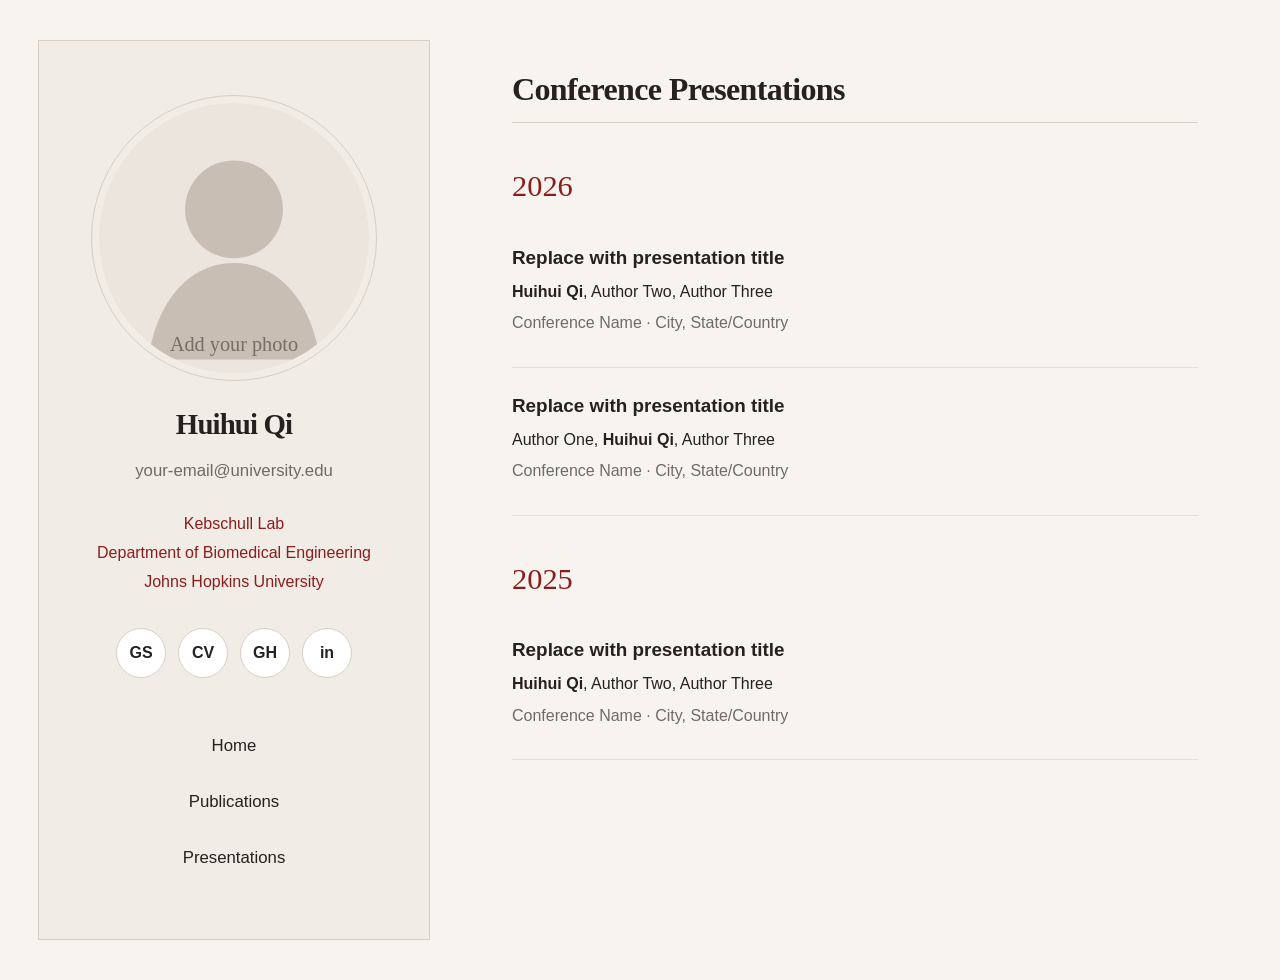
<file: presentations.html>
<!DOCTYPE html>
<html lang="en">
<head>
  <meta charset="UTF-8">
  <meta name="viewport" content="width=device-width, initial-scale=1.0">
  <meta name="description" content="Conference presentations by Huihui Qi">
  <title>Presentations | Huihui Qi</title>
  <link rel="stylesheet" href="style.css">
</head>
<body>
  <div class="page">
    <aside class="sidebar">
      <div class="profile-wrap">
        <img class="profile-photo" src="assets/profile-placeholder.svg" alt="Huihui Qi">
      </div>

      <h1 class="name">Huihui Qi</h1>
      <p class="email">your-email@university.edu</p>

      <div class="affiliation">
        <p>Kebschull Lab</p>
        <p>Department of Biomedical Engineering</p>
        <p>Johns Hopkins University</p>
      </div>

      <div class="social-links">
        <a href="#" aria-label="Google Scholar">GS</a>
        <a href="#" aria-label="CV">CV</a>
        <a href="#" aria-label="GitHub">GH</a>
        <a href="#" aria-label="LinkedIn">in</a>
      </div>

      <nav class="nav">
        <a href="index.html">Home</a>
        <a href="publications.html">Publications</a>
        <a class="active" href="presentations.html">Presentations</a>
      </nav>
    </aside>

    <main class="content">
      <section>
        <h2>Conference Presentations</h2>

        <h3 class="year">2026</h3>
        <article class="entry">
          <h3>Replace with presentation title</h3>
          <p class="authors"><strong>Huihui Qi</strong>, Author Two, Author Three</p>
          <p class="venue">Conference Name · City, State/Country</p>
        </article>

        <article class="entry">
          <h3>Replace with presentation title</h3>
          <p class="authors">Author One, <strong>Huihui Qi</strong>, Author Three</p>
          <p class="venue">Conference Name · City, State/Country</p>
        </article>

        <h3 class="year">2025</h3>
        <article class="entry">
          <h3>Replace with presentation title</h3>
          <p class="authors"><strong>Huihui Qi</strong>, Author Two, Author Three</p>
          <p class="venue">Conference Name · City, State/Country</p>
        </article>
      </section>
    </main>
  </div>
</body>
</html>
</file>
<file: style.css>
:root {
  --bg: #f7f4ef;
  --panel: #fbfaf8;
  --text: #24211f;
  --muted: #716a64;
  --accent: #8c1d1d;
  --line: #d8cec3;
  --soft-line: #e7dfd7;
}

* {
  box-sizing: border-box;
}

html {
  scroll-behavior: smooth;
}

body {
  margin: 0;
  background: var(--bg);
  color: var(--text);
  font-family: Inter, -apple-system, BlinkMacSystemFont, "Segoe UI", Arial, sans-serif;
  line-height: 1.65;
}

a {
  color: inherit;
}

.publication {
  font-family: Georgia, "Times New Roman", serif;
  font-size: 1.8rem;
  font-weight: 500;
  color: var(--accent);
  margin: 38px 0 10px;
  line-height: 1.2;
}

.page {
  width: min(1440px, 100%);
  min-height: 100vh;
  margin: 0 auto;
  display: grid;
  grid-template-columns: 430px 1fr;
  background: var(--bg);
}

.sidebar {
  min-height: 100vh;
  padding: 54px 38px 44px;
  text-align: center;
  border: 1px solid var(--line);
  background: #f1ece5;;
  position: sticky;
  top: 0;
  align-self: start;
  margin: 40px 0 40px 38px;
}

.profile-wrap {
  width: 286px;
  height: 286px;
  margin: 0 auto 28px;
  padding: 7px;
  border: 1px solid var(--line);
  border-radius: 50%;
  background: #f2ece6;
}

.profile-photo {
  width: 100%;
  height: 100%;
  display: block;
  object-fit: cover;
  border-radius: 50%;
}

.name {
  margin: 4px 0 4px;
  font-family: Georgia, "Times New Roman", serif;
  font-size: 1.8rem;
  line-height: 1.1;
  font-weight: 700;
  letter-spacing: -0.03em;
}

.email {
  margin: 16px 0 28px;
  color: var(--muted);
  font-size: 1.05rem;
}

.affiliation {
  color: var(--accent);
  font-size: 1rem;
  line-height: 1.5;
}

.affiliation p {
  margin: 5px 0;
}

.social-links {
  display: flex;
  justify-content: center;
  gap: 12px;
  margin: 34px 0 42px;
  flex-wrap: wrap;
}

.social-links a {
  width: 50px;
  height: 50px;
  border: 1px solid var(--line);
  border-radius: 50%;
  display: inline-flex;
  align-items: center;
  justify-content: center;
  text-decoration: none;
  background: #fff;
  font-weight: 700;
  transition: transform .18s ease, border-color .18s ease;
}

.social-links a:hover {
  transform: translateY(-2px);
  border-color: var(--accent);
}

.social-links .ai {
  font-size: 28px;
}

.nav {
  display: grid;
  gap: 4px;
}

.nav a {
  padding: 12px 14px;
  text-decoration: none;
  font-size: 1.05rem;
  border-radius: 8px;
  transition: background-color 0.2s ease,
  box-shadow 0.2s ease,
  transform 0.2s ease;
}

.nav a:hover {
  color: var(--accent);
  background: #e9dfd5;
  box-shadow: 0 4px 12px rgba(0, 0, 0, 0.12);
  transform: translateY(-1px);
}

.content {
  padding: 70px 82px 100px;
  max-width: 980px;
}

section {
  margin-bottom: 58px;
}

h2 {
  margin: 0 0 26px;
  padding-bottom: 14px;
  border-bottom: 1px solid var(--line);
  font-family: Georgia, "Times New Roman", serif;
  font-size: 2rem;
  line-height: 1.2;
  letter-spacing: -0.02em;
}

.lead {
  font-size: 1.12rem;
}

.year {
  margin: 38px 0 8px;
  color: var(--accent);
  font-family: Georgia, "Times New Roman", serif;
  font-size: 1.9rem;
  font-weight: 500;
}

.entry {
  padding: 24px 10px 25px 0;
  border-bottom: 1px solid var(--soft-line);
}

.entry h3 {
  margin: 0 0 8px;
  font-size: 1.18rem;
  line-height: 1.45;
}

.authors,
.venue {
  margin: 5px 0;
}

.venue {
  color: var(--muted);
}

.entry-links {
  display: flex;
  gap: 16px;
  margin-top: 10px;
}

.entry-links a,
.more-link a {
  color: var(--accent);
  text-decoration: none;
}

.entry-links a:hover,
.more-link a:hover {
  text-decoration: underline;
}

.news-row {
  display: grid;
  grid-template-columns: 90px 1fr;
  gap: 20px;
  padding: 16px 0;
}

.news-date {
  color: var(--accent);
  font-family: Georgia, "Times New Roman", serif;
  font-size: 1.15rem;
}

@media (max-width: 980px) {
  .page {
    grid-template-columns: 1fr;
  }

  .sidebar {
    min-height: auto;
    position: static;
    border-right: 0;
    border-bottom: 1px solid var(--line);
  }

  .content {
    padding: 48px 28px 80px;
    max-width: none;
  }
}

@media (max-width: 560px) {
  .sidebar {
    padding: 36px 20px 30px;
  }

  .profile-wrap {
    width: 210px;
    height: 210px;
  }

  .name {
    font-size: 2.35rem;
  }

  h2 {
    font-size: 2rem;
  }

  .content {
    padding: 38px 20px 64px;
  }

  .news-row {
    grid-template-columns: 1fr;
    gap: 4px;
  }
}
</file>
